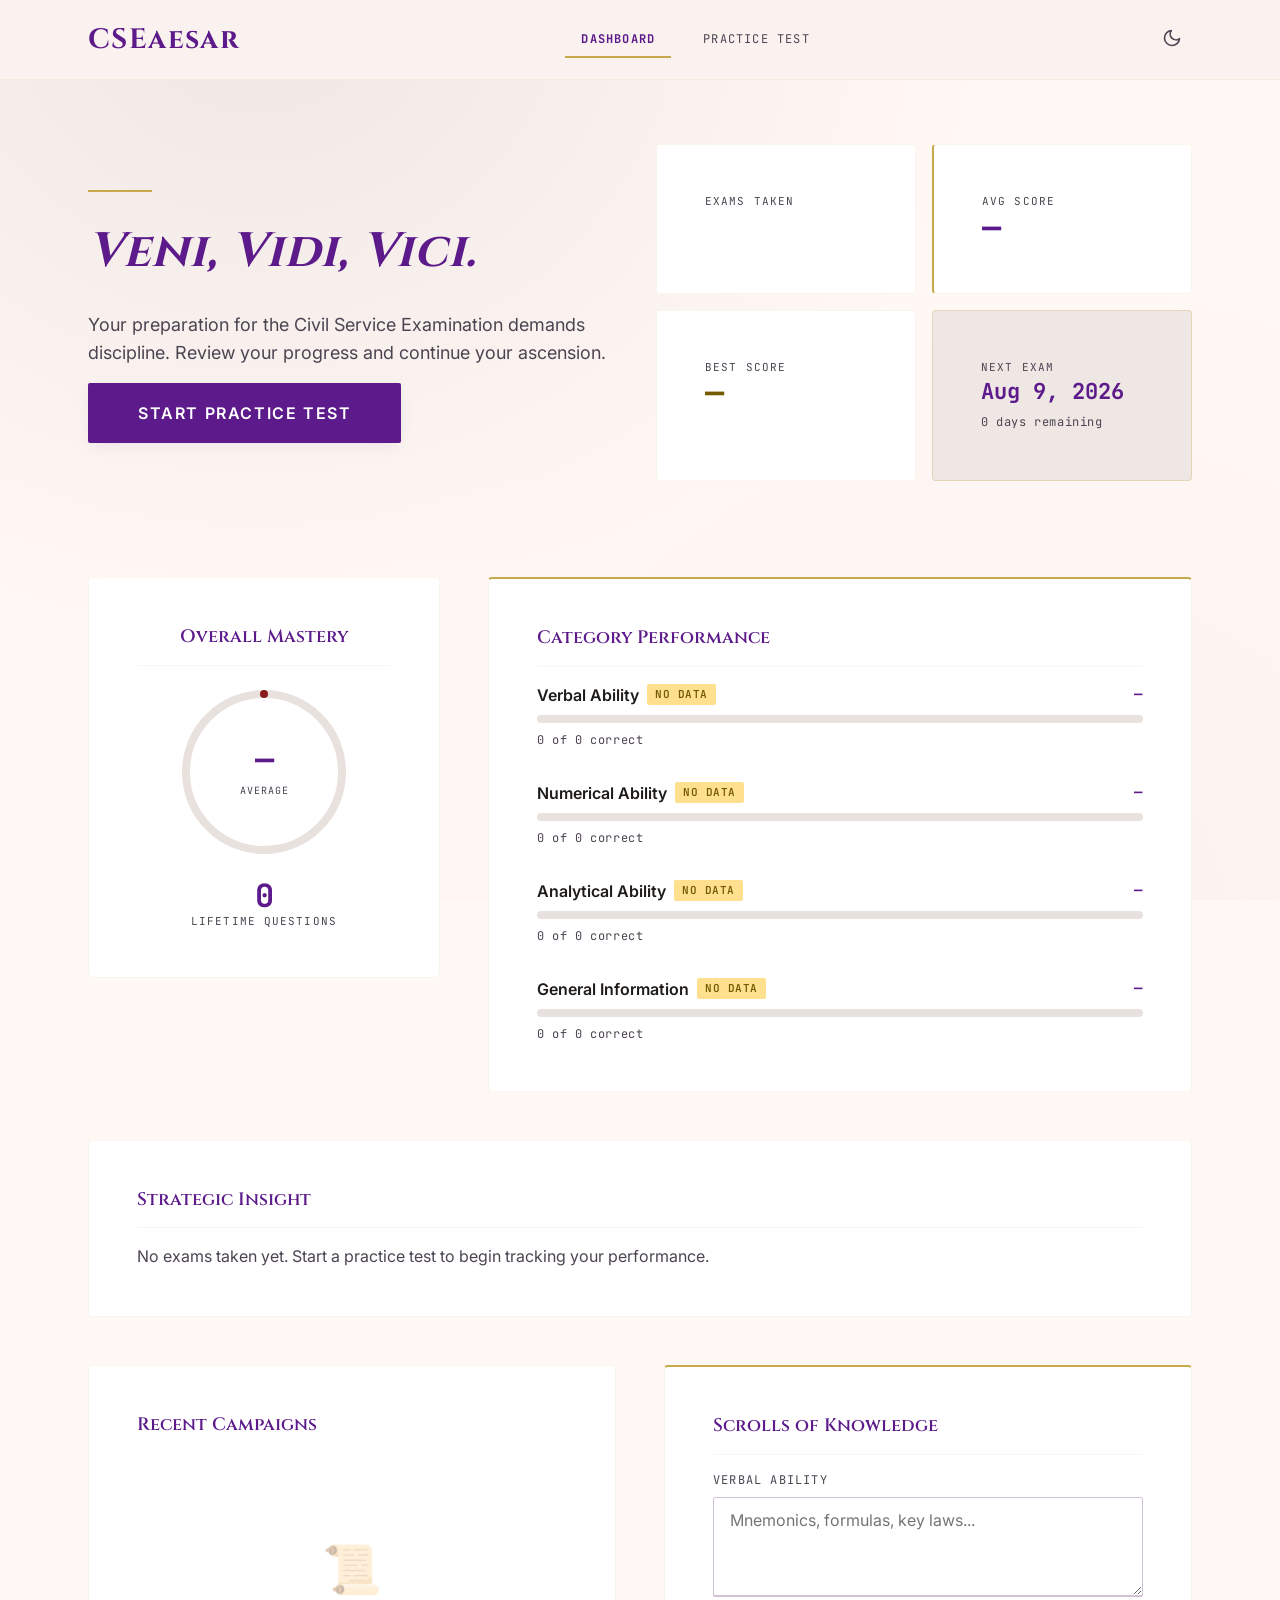
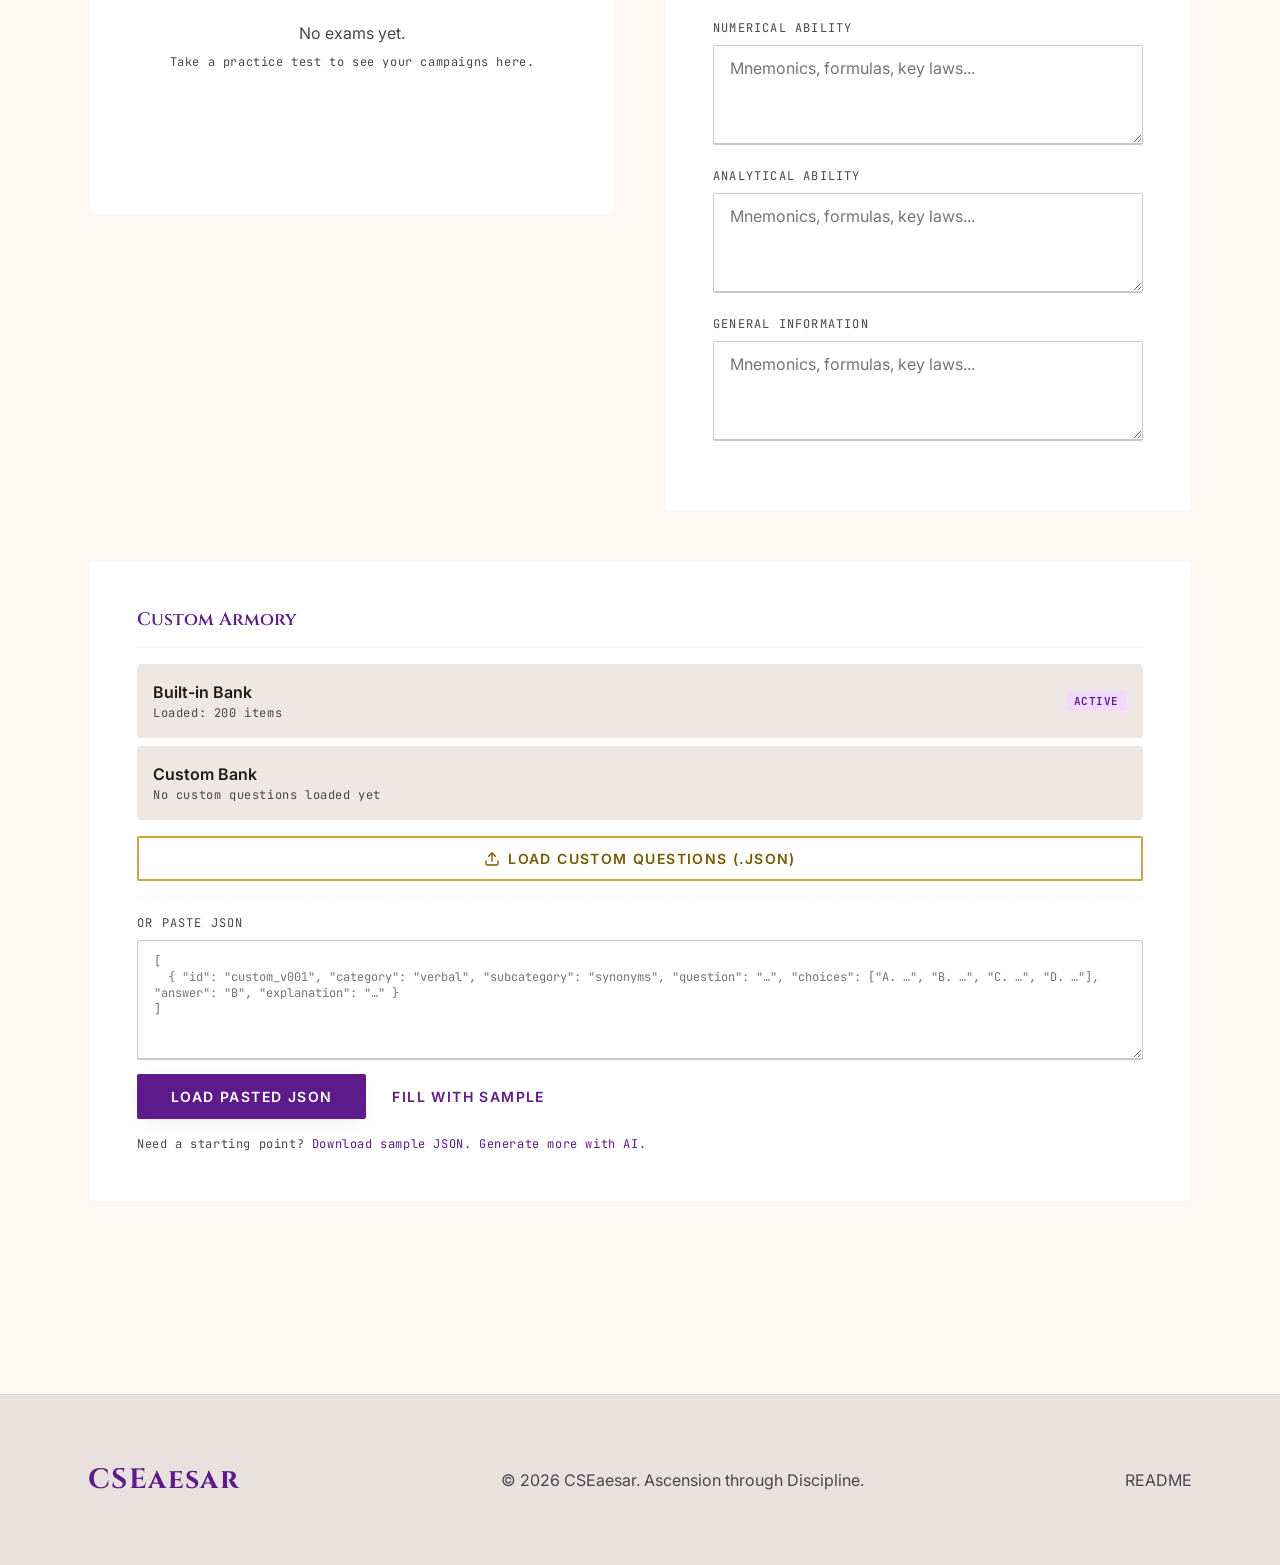
<file: index.html>
<!DOCTYPE html>
<html lang="en">
<head>
  <meta charset="utf-8">
  <meta name="viewport" content="width=device-width, initial-scale=1.0">
  <title>CSEaesar — Civil Service Exam Reviewer</title>
  <meta name="description" content="CSEaesar — free static reviewer for the Philippine Civil Service Examination (Professional level). 200+ practice items, mock exam with timer, custom question bank, progress tracking.">
  <meta name="theme-color" content="#5c1a8a">
  <meta name="color-scheme" content="light dark">

  <link rel="icon" type="image/svg+xml" href="data:image/svg+xml,%3Csvg xmlns='http://www.w3.org/2000/svg' viewBox='0 0 64 64'%3E%3Crect width='64' height='64' rx='12' fill='%235c1a8a'/%3E%3Ctext x='32' y='46' font-family='Georgia,serif' font-size='42' font-weight='700' fill='%23c9a84c' text-anchor='middle'%3EC%3C/text%3E%3C/svg%3E">

  <link rel="preconnect" href="https://fonts.googleapis.com">
  <link rel="preconnect" href="https://fonts.gstatic.com" crossorigin>
  <link href="https://fonts.googleapis.com/css2?family=Cinzel:wght@400;600;700&family=Inter:wght@400;500;600;700&family=JetBrains+Mono:wght@400;500;700&display=swap" rel="stylesheet">

  <link rel="stylesheet" href="css/style.css">

  <script>
    // Apply theme before paint to avoid flash.
    try {
      var s = JSON.parse(localStorage.getItem('cseasar_settings') || '{}');
      if (s.darkMode) document.documentElement.classList.add('dark');
    } catch (e) {}
  </script>
</head>
<body class="marble-bg">

  <main class="container main-padding">
    <section id="hero" class="hero"></section>

    <section class="section-gap">
      <div class="dashboard-mid" style="display: grid; grid-template-columns: 1fr; gap: var(--space-8);">
        <div id="mastery"></div>
        <div id="category-bars"></div>
      </div>
    </section>

    <section class="section-gap" id="recommendations"></section>

    <section>
      <div class="dashboard-bottom" style="display: grid; grid-template-columns: 1fr; gap: var(--space-8);">
        <div id="history"></div>
        <div id="notes"></div>
        <div id="custom-bank"></div>
      </div>
    </section>
  </main>

  <style>
    @media (min-width: 900px) {
      .dashboard-mid { grid-template-columns: 1fr 2fr !important; }
      .dashboard-bottom { grid-template-columns: 1fr 1fr !important; }
      .dashboard-bottom > #history,
      .dashboard-bottom > #notes { grid-column: span 1; }
      .dashboard-bottom > #custom-bank { grid-column: span 2; }
    }
  </style>

  <script src="data/questions.js"></script>
  <script src="js/app.js"></script>
  <script src="js/dashboard.js"></script>
  <noscript>
    <div style="padding: 2rem; text-align: center; font-family: sans-serif;">
      <h1>CSEaesar requires JavaScript</h1>
      <p>Please enable JavaScript to use the reviewer.</p>
    </div>
  </noscript>
</body>
</html>
</file>
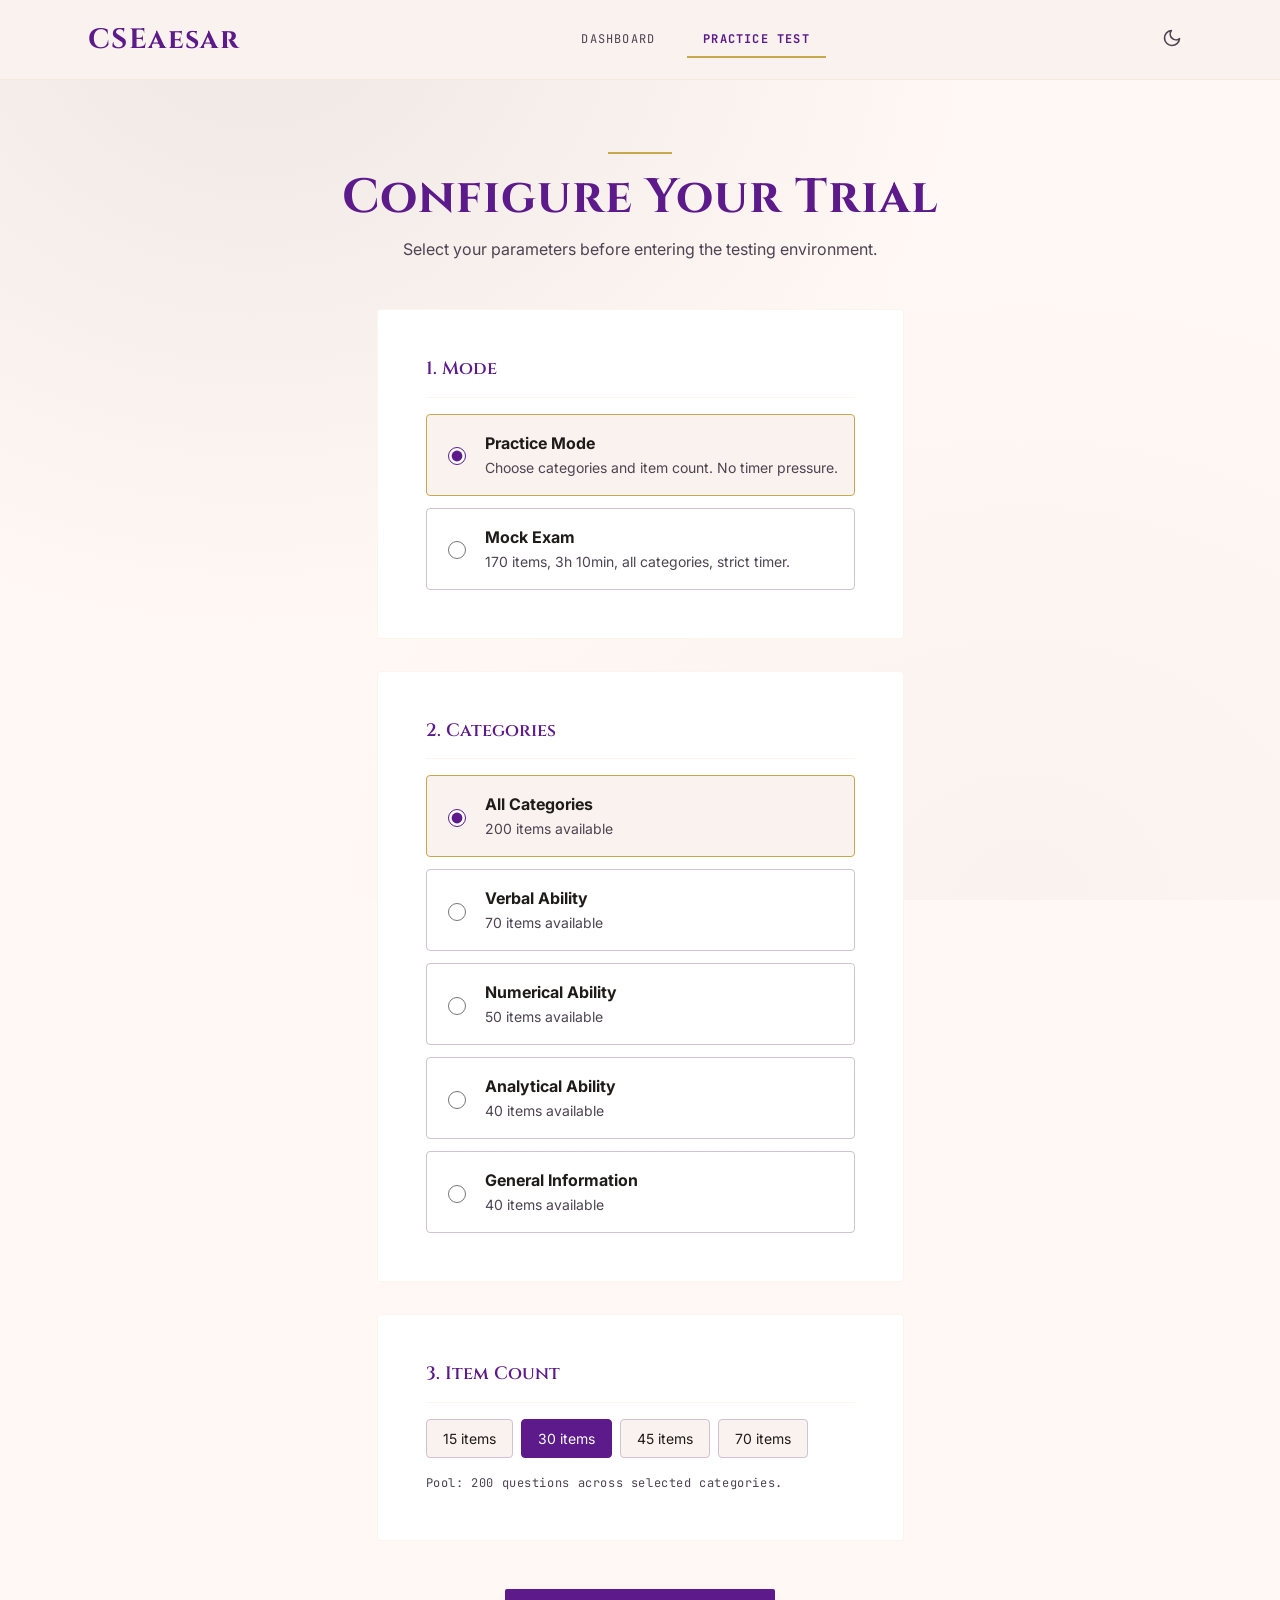
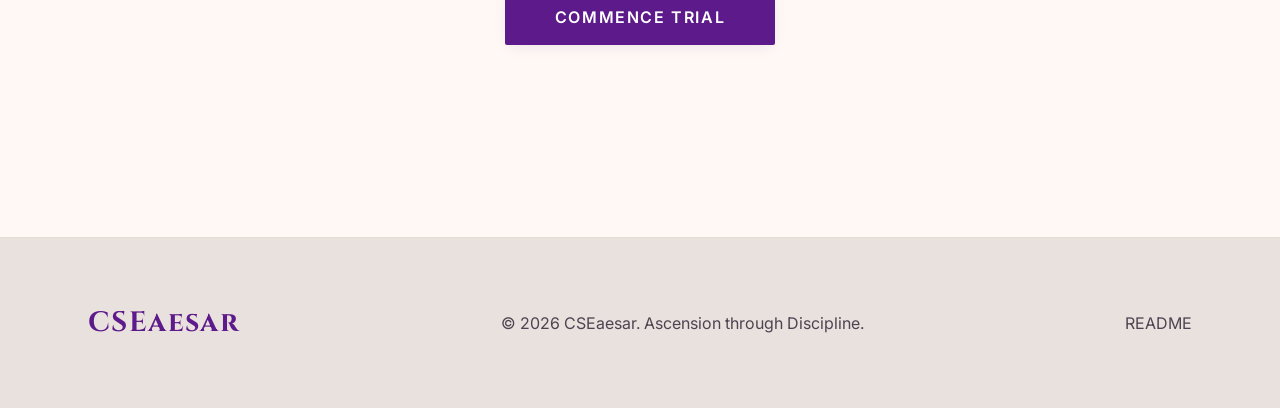
<file: test.html>
<!DOCTYPE html>
<html lang="en">
<head>
  <meta charset="utf-8">
  <meta name="viewport" content="width=device-width, initial-scale=1.0">
  <title>CSEaesar — Practice Test</title>
  <meta name="description" content="Take a Civil Service Exam practice test: 170-item mock with timer, tab-focus detection, flag for review, full answer explanations.">
  <meta name="theme-color" content="#5c1a8a">
  <meta name="color-scheme" content="light dark">

  <link rel="icon" type="image/svg+xml" href="data:image/svg+xml,%3Csvg xmlns='http://www.w3.org/2000/svg' viewBox='0 0 64 64'%3E%3Crect width='64' height='64' rx='12' fill='%235c1a8a'/%3E%3Ctext x='32' y='46' font-family='Georgia,serif' font-size='42' font-weight='700' fill='%23c9a84c' text-anchor='middle'%3EC%3C/text%3E%3C/svg%3E">

  <link rel="preconnect" href="https://fonts.googleapis.com">
  <link rel="preconnect" href="https://fonts.gstatic.com" crossorigin>
  <link href="https://fonts.googleapis.com/css2?family=Cinzel:wght@400;600;700&family=Inter:wght@400;500;600;700&family=JetBrains+Mono:wght@400;500;700&display=swap" rel="stylesheet">

  <link rel="stylesheet" href="css/style.css">

  <script>
    try {
      var s = JSON.parse(localStorage.getItem('cseasar_settings') || '{}');
      if (s.darkMode) document.documentElement.classList.add('dark');
    } catch (e) {}
  </script>
</head>
<body class="marble-bg">

  <main class="container main-padding">
    <div id="test-root"></div>
  </main>

  <script src="data/questions.js"></script>
  <script src="js/app.js"></script>
  <script src="js/test.js"></script>
  <noscript>
    <div style="padding: 2rem; text-align: center; font-family: sans-serif;">
      <h1>CSEaesar requires JavaScript</h1>
      <p>Please enable JavaScript to use the reviewer.</p>
    </div>
  </noscript>
</body>
</html>
</file>
<file: css/style.css>
/* CSEaesar - Imperial Clarity
 * Design tokens from DESIGN.md (Material 3-style) + PLAN §4 functional colors.
 * Vanilla CSS. No framework. Dark mode via .dark on <html>.
 */

/* =========================================================
   1. DESIGN TOKENS
   ========================================================= */
:root {
  /* Surfaces (light) */
  --surface-dim: #e0d8d5;
  --surface-bright: #fff8f5;
  --surface-lowest: #ffffff;
  --surface-low: #faf2ee;
  --surface: #f4ece8;
  --surface-high: #eee7e3;
  --surface-highest: #e9e1dd;
  --background: #fff8f5;

  /* Surfaces (dark) */
  --surface-dim-dark: #1c1917;
  --surface-lowest-dark: #1f1c1a;
  --surface-low-dark: #25211f;
  --surface-dark: #2a2624;
  --surface-high-dark: #322d2a;
  --surface-highest-dark: #3a342f;
  --background-dark: #16131200;

  /* On-surface */
  --on-surface: #1e1b19;
  --on-surface-variant: #4c4451;
  --on-surface-dark: #ede8df;
  --on-surface-variant-dark: #b6ada5;

  /* Primary - Imperial Purple */
  --primary: #5c1a8a;
  --primary-strong: #41006a;
  --primary-soft: #f3daff;
  --on-primary: #ffffff;
  --primary-tint: #7f41ad;

  /* Secondary - Roman Gold */
  --secondary: #c9a84c;
  --secondary-strong: #755b00;
  --secondary-soft: #ffe08f;
  --on-secondary: #ffffff;
  --on-secondary-dark: #241a00;
  --gold-line: rgba(201, 168, 76, 0.10);
  --gold-line-strong: rgba(201, 168, 76, 0.30);

  /* Outline */
  --outline: #7e7482;
  --outline-variant: #cfc2d3;
  --outline-dark: #6a6062;
  --outline-variant-dark: #4a4348;

  /* Functional (PLAN §4) */
  --pass: #2d7a47;
  --pass-soft: #d6eed8;
  --pass-dark: #3a9e5f;
  --fail: #8b1a1a;
  --fail-soft: #f4d7d7;
  --fail-dark: #b02020;
  --caution: #c47a00;
  --caution-soft: #f8e3b3;
  --caution-dark: #d4920a;

  /* Spacing */
  --space-1: 0.25rem;
  --space-2: 0.5rem;
  --space-3: 0.75rem;
  --space-4: 1rem;
  --space-5: 1.5rem;
  --space-6: 2rem;
  --space-8: 3rem;
  --space-10: 4rem;
  --space-12: 6rem;

  /* Radii */
  --r-sm: 0.125rem;
  --r-md: 0.25rem;
  --r-lg: 0.5rem;

  /* Type */
  --font-display: 'Cinzel', 'Times New Roman', serif;
  --font-body: 'Inter', -apple-system, BlinkMacSystemFont, sans-serif;
  --font-mono: 'JetBrains Mono', 'Courier New', monospace;

  /* Container */
  --container: 1200px;
  --gutter: 24px;
  --margin-m: 16px;
  --margin-d: 48px;

  /* Shadow (used sparingly per DESIGN.md) */
  --shadow-soft: 0 4px 16px -4px rgba(65, 0, 106, 0.10);
  --shadow-strong: 0 8px 24px -6px rgba(65, 0, 106, 0.18);
  --shadow-modal: 0 24px 48px -12px rgba(0, 0, 0, 0.25);
}

.dark {
  --background: #161312;
  --surface-dim: #1c1917;
  --surface-lowest: #1f1c1a;
  --surface-low: #25211f;
  --surface: #2a2624;
  --surface-high: #322d2a;
  --surface-highest: #3a342f;
  --on-surface: #ede8df;
  --on-surface-variant: #b6ada5;
  --outline: #8a8089;
  --outline-variant: #4a4348;
  --primary: #7b3fae;
  --primary-strong: #cf8eff;
  --primary-soft: #2e004d;
  --secondary: #d4af60;
  --secondary-strong: #e6c364;
  --secondary-soft: #584400;
  --on-secondary: #241a00;
  --gold-line: rgba(212, 175, 96, 0.08);
  --gold-line-strong: rgba(212, 175, 96, 0.20);
  --pass: #3a9e5f;
  --fail: #b02020;
  --caution: #d4920a;
}

/* =========================================================
   2. RESET + BASE
   ========================================================= */
*, *::before, *::after { box-sizing: border-box; }
html, body { margin: 0; padding: 0; }
body {
  font-family: var(--font-body);
  font-size: 16px;
  line-height: 1.5;
  color: var(--on-surface);
  background-color: var(--background);
  min-height: 100vh;
  -webkit-font-smoothing: antialiased;
}

h1, h2, h3, h4, h5, h6 { margin: 0; font-weight: 600; line-height: 1.25; }
p { margin: 0; }
button { font-family: inherit; cursor: pointer; border: none; background: none; color: inherit; }
input, select, textarea { font-family: inherit; color: inherit; }
a { color: var(--primary); text-decoration: none; transition: color 0.1s ease, text-decoration-color 0.1s ease; }
a:hover { color: var(--primary-strong); }

/* Focus ring */
:focus-visible {
  outline: 2px solid var(--secondary);
  outline-offset: 2px;
  border-radius: var(--r-sm);
}

/* Subtle background texture (CSS only, no SVG filter for perf) */
.marble-bg {
  background-color: var(--background);
  background-image:
    radial-gradient(at 20% 0%, var(--surface-high) 0%, transparent 50%),
    radial-gradient(at 80% 100%, var(--surface-low) 0%, transparent 50%);
  background-attachment: fixed;
  min-height: 100vh;
}

/* =========================================================
   3. LAYOUT
   ========================================================= */
.container {
  max-width: var(--container);
  margin: 0 auto;
  padding: 0 var(--margin-m);
}
@media (min-width: 768px) {
  .container { padding: 0 var(--margin-d); }
}
main { flex: 1; }
.main-padding { padding-top: var(--space-10); padding-bottom: var(--space-12); }
.section-gap { margin-bottom: var(--space-8); }
.flex { display: flex; }
.flex-col { flex-direction: column; }
.items-center { align-items: center; }
.items-start { align-items: flex-start; }
.justify-between { justify-content: space-between; }
.justify-center { justify-content: center; }
.gap-1 { gap: var(--space-1); }
.gap-2 { gap: var(--space-2); }
.gap-3 { gap: var(--space-3); }
.gap-4 { gap: var(--space-4); }
.gap-6 { gap: var(--space-6); }
.gap-8 { gap: var(--space-8); }
.grid { display: grid; }
.grid-2 { grid-template-columns: repeat(2, 1fr); }
@media (min-width: 768px) {
  .md\:grid-3 { grid-template-columns: repeat(3, 1fr); }
  .md\:grid-4 { grid-template-columns: repeat(4, 1fr); }
  .md\:grid-12 { grid-template-columns: repeat(12, 1fr); }
}
.py-8 { padding-top: var(--space-6); padding-bottom: var(--space-6); }
.py-12 { padding-top: var(--space-8); padding-bottom: var(--space-8); }
.px-3 { padding-left: var(--space-3); padding-right: var(--space-3); }
.px-4 { padding-left: var(--space-4); padding-right: var(--space-4); }
.px-6 { padding-left: var(--space-6); padding-right: var(--space-6); }
.px-8 { padding-left: var(--space-8); padding-right: var(--space-8); }
.py-2 { padding-top: var(--space-2); padding-bottom: var(--space-2); }
.py-3 { padding-top: var(--space-3); padding-bottom: var(--space-3); }
.py-4 { padding-top: var(--space-4); padding-bottom: var(--space-4); }
.py-6 { padding-top: var(--space-6); padding-bottom: var(--space-6); }
.space-y-2 > * + * { margin-top: var(--space-2); }
.space-y-3 > * + * { margin-top: var(--space-3); }
.space-y-4 > * + * { margin-top: var(--space-4); }
.space-y-6 > * + * { margin-top: var(--space-6); }
.space-y-8 > * + * { margin-top: var(--space-8); }
.space-y-12 > * + * { margin-top: var(--space-12); }
.mt-2 { margin-top: var(--space-2); }
.mt-4 { margin-top: var(--space-4); }
.mt-8 { margin-top: var(--space-8); }
.mb-2 { margin-bottom: var(--space-2); }
.mb-4 { margin-bottom: var(--space-4); }
.mb-8 { margin-bottom: var(--space-8); }
.w-full { width: 100%; }
.h-full { height: 100%; }
.text-center { text-align: center; }
.text-right { text-align: right; }
.shrink-0 { flex-shrink: 0; }
.hidden { display: none !important; }
.sr-only {
  position: absolute; width: 1px; height: 1px;
  padding: 0; margin: -1px; overflow: hidden;
  clip: rect(0,0,0,0); border: 0;
}

/* =========================================================
   4. TYPOGRAPHY
   ========================================================= */
.font-display { font-family: var(--font-display); }
.font-body { font-family: var(--font-body); }
.font-mono { font-family: var(--font-mono); }
.text-display {
  font-family: var(--font-display);
  font-size: 32px;
  font-weight: 700;
  letter-spacing: 0.02em;
  line-height: 1.15;
}
.text-headline {
  font-family: var(--font-display);
  font-size: 24px;
  font-weight: 600;
  line-height: 1.25;
  letter-spacing: 0.01em;
}
.text-title {
  font-family: var(--font-body);
  font-size: 18px;
  font-weight: 600;
  line-height: 1.4;
}
.text-body {
  font-family: var(--font-body);
  font-size: 16px;
  line-height: 1.5;
}
.text-body-lg {
  font-family: var(--font-body);
  font-size: 18px;
  line-height: 1.55;
}
.text-mono {
  font-family: var(--font-mono);
  font-size: 14px;
  letter-spacing: 0.05em;
}
.text-mono-sm {
  font-family: var(--font-mono);
  font-size: 12px;
  letter-spacing: 0.05em;
}
.text-label {
  font-family: var(--font-body);
  font-size: 12px;
  font-weight: 600;
  letter-spacing: 0.10em;
  text-transform: uppercase;
}
.text-muted { color: var(--on-surface-variant); }
.text-primary { color: var(--primary); }
.text-secondary { color: var(--secondary-strong); }
.text-pass { color: var(--pass); }
.text-fail { color: var(--fail); }
.text-caution { color: var(--caution); }
.score-big { font-family: var(--font-display); font-size: 56px; font-weight: 700; color: var(--primary); }
.score-pct { font-family: var(--font-display); font-size: 40px; font-weight: 700; color: var(--primary); }

@media (min-width: 768px) {
  .text-display { font-size: 48px; }
}

/* =========================================================
   5. NAVBAR
   ========================================================= */
.navbar {
  position: sticky;
  top: 0;
  z-index: 50;
  background: var(--surface-low);
  border-bottom: 1px solid var(--gold-line);
  height: 80px;
  display: flex;
  align-items: center;
  backdrop-filter: blur(8px);
}
.dark .navbar { background: var(--surface-dim); }
.navbar-inner {
  display: flex;
  align-items: center;
  justify-content: space-between;
  width: 100%;
  height: 100%;
}
.navbar-logo {
  font-family: var(--font-display);
  font-size: 28px;
  font-weight: 700;
  color: var(--primary);
  letter-spacing: 0.05em;
}
.navbar-links {
  display: none;
  gap: var(--space-4);
}
@media (min-width: 768px) {
  .navbar-links { display: flex; }
}
.nav-link {
  font-family: var(--font-mono);
  font-size: 12px;
  letter-spacing: 0.10em;
  text-transform: uppercase;
  color: var(--on-surface-variant);
  padding: var(--space-2) var(--space-4);
  border-radius: var(--r-sm);
  transition: border-color 0.1s ease;
}
.nav-link:hover { background: var(--surface-high); color: var(--primary); }
.nav-link.active {
  color: var(--primary);
  border-bottom: 2px solid var(--secondary);
  border-radius: 0;
  font-weight: 700;
}
.navbar-actions { display: flex; align-items: center; gap: var(--space-3); }
.icon-btn {
  width: 40px; height: 40px;
  border-radius: 50%;
  display: flex; align-items: center; justify-content: center;
  color: var(--on-surface-variant);
  transition: border-color 0.1s ease;
}
.icon-btn:hover { background: var(--surface-high); color: var(--primary); }

/* =========================================================
   6. CARDS
   ========================================================= */
.card {
  background: var(--surface-lowest);
  border: 1px solid var(--gold-line);
  border-radius: var(--r-md);
  padding: var(--space-8);
  position: relative;
  transition: border-color 0.1s ease;
}
.dark .card { background: var(--surface-low); }
.card.gold-top { border-top: 2px solid var(--secondary); }
.card.gold-left { border-left: 2px solid var(--secondary); }
.card.featured {
  background: var(--surface-high);
  border-color: var(--gold-line-strong);
}
.dark .card.featured { background: var(--surface-high-dark); }
.exam-card { padding: var(--space-6); }
.card-title {
  font-family: var(--font-display);
  font-size: 18px;
  font-weight: 600;
  color: var(--primary);
  margin-bottom: var(--space-4);
  padding-bottom: var(--space-4);
  border-bottom: 1px solid var(--gold-line);
}

/* =========================================================
   7. BUTTONS
   ========================================================= */
.btn {
  display: inline-flex;
  align-items: center;
  justify-content: center;
  gap: var(--space-2);
  font-family: var(--font-body);
  font-size: 14px;
  font-weight: 600;
  letter-spacing: 0.10em;
  text-transform: uppercase;
  padding: var(--space-3) var(--space-6);
  border-radius: var(--r-sm);
  border: 2px solid transparent;
  cursor: pointer;
  transition: border-color 0.1s ease, transform 0.05s ease;
  user-select: none;
}
.btn svg { flex-shrink: 0; }
.btn:active { transform: translateY(1px); }
.btn:disabled { opacity: 0.5; cursor: not-allowed; }
.btn-primary {
  background: var(--primary);
  color: var(--on-primary);
  box-shadow: var(--shadow-soft);
}
.btn-primary:hover:not(:disabled) { background: var(--primary-strong); }
.btn-secondary {
  background: transparent;
  color: var(--secondary-strong);
  border-color: var(--secondary);
}
.btn-secondary:hover:not(:disabled) { background: var(--secondary-soft); }
.btn-ghost {
  background: transparent;
  color: var(--primary);
  padding: var(--space-2) var(--space-4);
}
.btn-ghost:hover:not(:disabled) { background: var(--surface-high); }
.btn-danger {
  background: transparent;
  color: var(--fail);
  border-color: var(--fail);
}
.btn-danger:hover:not(:disabled) { background: var(--fail-soft); }
.btn-sm { padding: var(--space-2) var(--space-4); font-size: 12px; }
.btn-lg { padding: var(--space-4) var(--space-8); font-size: 16px; }
.btn-block { width: 100%; }

/* =========================================================
   8. FORMS
   ========================================================= */
.form-group { margin-bottom: var(--space-4); }
.form-label {
  display: block;
  font-family: var(--font-mono);
  font-size: 12px;
  text-transform: uppercase;
  letter-spacing: 0.10em;
  color: var(--on-surface-variant);
  margin-bottom: var(--space-2);
}
.form-input,
.form-select,
.form-textarea {
  width: 100%;
  padding: var(--space-3) var(--space-4);
  background: var(--surface-lowest);
  border: 1px solid var(--outline-variant);
  border-bottom: 2px solid var(--outline-variant);
  border-radius: var(--r-sm);
  color: var(--on-surface);
  font-size: 16px;
  transition: border-color 0.1s ease;
}
.dark .form-input,
.dark .form-select,
.dark .form-textarea { background: var(--surface-low); }
.form-input:focus,
.form-select:focus,
.form-textarea:focus {
  outline: none;
  border-bottom-color: var(--secondary);
}
.form-textarea { resize: vertical; min-height: 100px; font-family: var(--font-body); }
.form-select { cursor: pointer; }
.form-radio-group { display: flex; flex-direction: column; gap: var(--space-3); }
.form-radio {
  display: flex;
  align-items: center;
  gap: var(--space-4);
  padding: var(--space-4);
  border: 1px solid var(--outline-variant);
  border-radius: var(--r-md);
  cursor: pointer;
  transition: border-color 0.1s ease;
}
.form-radio:hover { background: var(--surface-low); }
.form-radio.selected { border-color: var(--secondary); background: var(--surface-low); }
.form-radio input { width: 18px; height: 18px; accent-color: var(--primary); }
.form-radio-text strong { display: block; font-size: 16px; }
.form-radio-text small { color: var(--on-surface-variant); font-size: 14px; }

/* Checkbox list */
.chip-group { display: flex; flex-wrap: wrap; gap: var(--space-2); }
.chip {
  display: inline-flex;
  align-items: center;
  gap: var(--space-2);
  padding: var(--space-2) var(--space-4);
  background: var(--surface-low);
  border: 1px solid var(--outline-variant);
  border-radius: var(--r-md);
  cursor: pointer;
  font-size: 14px;
  transition: border-color 0.1s ease;
}
.chip:hover { border-color: var(--secondary); }
.chip.selected { background: var(--primary); color: var(--on-primary); border-color: var(--primary); }
.chip input { display: none; }

/* =========================================================
   9. BADGES / PILLS
   ========================================================= */
.badge {
  display: inline-flex;
  align-items: center;
  padding: 2px var(--space-2);
  border-radius: var(--r-sm);
  font-family: var(--font-mono);
  font-size: 11px;
  font-weight: 600;
  letter-spacing: 0.05em;
  text-transform: uppercase;
}
.badge-pass { background: var(--pass-soft); color: var(--pass); }
.badge-fail { background: var(--fail-soft); color: var(--fail); }
.badge-caution { background: var(--caution-soft); color: var(--caution); }
.badge-primary { background: var(--primary-soft); color: var(--primary); }
.badge-secondary { background: var(--secondary-soft); color: var(--secondary-strong); }

/* =========================================================
   10. STAT BLOCKS
   ========================================================= */
.stat {
  display: flex;
  flex-direction: column;
  gap: var(--space-3);
}
.stat-label {
  display: block;
  font-family: var(--font-mono);
  font-size: 11px;
  text-transform: uppercase;
  letter-spacing: 0.10em;
  color: var(--on-surface-variant);
  white-space: nowrap;
}
.stat-value {
  display: block;
  font-family: var(--font-mono);
  font-size: 32px;
  font-weight: 700;
  color: var(--primary);
  line-height: 1.1;
  letter-spacing: -0.01em;
}
.stat-value.text-pass { color: var(--pass); }
.stat-value.text-fail { color: var(--fail); }
.stat-value.text-caution { color: var(--caution); }
.stat-value.text-secondary { color: var(--secondary-strong); }

/* =========================================================
   11. PROGRESS RING
   ========================================================= */
.progress-ring {
  position: relative;
  display: flex;
  align-items: center;
  justify-content: center;
}
.progress-ring svg { transform: rotate(-90deg); }
.progress-ring-track { stroke: var(--surface-highest); }
.dark .progress-ring-track { stroke: var(--surface-highest-dark); }
.progress-ring-fill { stroke: var(--secondary); transition: stroke-dasharray 0.6s ease; }
.progress-ring-fill.pass { stroke: var(--pass); }
.progress-ring-fill.fail { stroke: var(--fail); }
.progress-ring-fill.caution { stroke: var(--caution); }
.progress-ring-value {
  position: absolute;
  text-align: center;
}
.progress-ring-value .num {
  font-family: var(--font-mono);
  font-size: 32px;
  font-weight: 700;
  color: var(--primary);
  display: block;
  line-height: 1;
}
.progress-ring-value .lbl {
  font-family: var(--font-mono);
  font-size: 10px;
  text-transform: uppercase;
  letter-spacing: 0.10em;
  color: var(--on-surface-variant);
}

/* =========================================================
   12. PROGRESS BAR
   ========================================================= */
.progress-bar {
  width: 100%;
  height: 8px;
  background: var(--surface-highest);
  border-radius: 9999px;
  overflow: hidden;
  position: relative;
}
.progress-bar-fill {
  height: 100%;
  background: var(--secondary);
  border-radius: 9999px;
  transition: width 0.4s ease;
}
.progress-bar-fill.pass { background: var(--pass); }
.progress-bar-fill.fail { background: var(--fail); }
.progress-bar-fill.caution { background: var(--caution); }
.progress-bar-track-thin { height: 4px; }

/* =========================================================
   13. TABLE
   ========================================================= */
.table {
  width: 100%;
  border-collapse: collapse;
  font-size: 14px;
}
.table th {
  font-family: var(--font-mono);
  font-size: 11px;
  font-weight: 600;
  text-transform: uppercase;
  letter-spacing: 0.05em;
  text-align: left;
  color: var(--on-surface-variant);
  padding: var(--space-3);
  border-bottom: 1px solid var(--gold-line);
}
.table td {
  padding: var(--space-3);
  border-bottom: 1px solid var(--gold-line);
  color: var(--on-surface);
  font-family: var(--font-mono);
}
.table tbody tr { transition: background 0.1s ease; }
.table tbody tr:hover { background: var(--surface-low); }
.table-wrap { overflow-x: auto; }

/* =========================================================
   14. TEST PAGE - QUESTION CARDS
   ========================================================= */
.choice {
  display: flex;
  align-items: flex-start;
  gap: var(--space-4);
  padding: var(--space-4);
  border: 2px solid transparent;
  border-left: 2px solid var(--outline-variant);
  border-radius: var(--r-md);
  background: var(--surface-lowest);
  cursor: pointer;
  transition: border-color 0.1s ease;
}
.dark .choice { background: var(--surface-low); }
.choice:hover { border-left-color: var(--secondary); }
.choice.selected {
  background: var(--primary-soft);
  border-color: var(--secondary);
}
.choice-letter {
  width: 32px; height: 32px;
  border: 1px solid var(--outline);
  border-radius: 50%;
  display: flex; align-items: center; justify-content: center;
  font-family: var(--font-mono);
  font-size: 14px;
  font-weight: 700;
  flex-shrink: 0;
  color: var(--on-surface);
  background: var(--surface-lowest);
}
.dark .choice-letter { background: var(--surface); }
.choice.selected .choice-letter {
  background: var(--primary);
  color: var(--on-primary);
  border-color: var(--primary);
}
.choice-text { padding-top: 2px; flex: 1; }

/* Question navigator grid */
.nav-grid {
  display: grid;
  grid-template-columns: repeat(5, 1fr);
  gap: var(--space-2);
}
@media (min-width: 768px) {
  .nav-grid { grid-template-columns: repeat(5, 1fr); }
}
.nav-cell {
  aspect-ratio: 1;
  display: flex;
  align-items: center;
  justify-content: center;
  border: 1px solid var(--outline-variant);
  border-radius: var(--r-sm);
  background: var(--surface-lowest);
  font-family: var(--font-mono);
  font-size: 12px;
  cursor: pointer;
  position: relative;
  transition: border-color 0.1s ease;
}
.dark .nav-cell { background: var(--surface-low); }
.nav-cell:hover { border-color: var(--secondary); }
.nav-cell.current {
  border: 2px solid var(--secondary);
  font-weight: 700;
  color: var(--primary);
}
.nav-cell.answered {
  background: var(--primary);
  color: var(--on-primary);
  border-color: var(--primary);
}
.nav-cell.flagged::after {
  content: '';
  position: absolute;
  top: 2px; right: 2px;
  width: 6px; height: 6px;
  background: var(--caution);
  border-radius: 50%;
}

/* =========================================================
   15. HERO + STAT GRID
   ========================================================= */
.hero {
  display: grid;
  grid-template-columns: 1fr;
  gap: var(--space-6);
  align-items: stretch;
}
@media (min-width: 768px) {
  .hero { grid-template-columns: 1fr 1fr; }
}
.hero-stats {
  display: grid;
  grid-template-columns: 1fr 1fr;
  gap: var(--space-4);
}
.tagline {
  font-family: var(--font-display);
  font-style: italic;
  color: var(--primary);
  margin-bottom: var(--space-4);
}
.hero { margin-bottom: var(--space-12); }

/* =========================================================
   16. EMPTY / ERROR STATES
   ========================================================= */
.empty-state {
  text-align: center;
  padding: var(--space-12) var(--space-4);
  color: var(--on-surface-variant);
}
.empty-state-icon {
  font-size: 48px;
  margin-bottom: var(--space-4);
  opacity: 0.4;
}

/* =========================================================
   17. RECOMMENDATIONS / INSIGHT CARD
   ========================================================= */
.insight {
  display: flex;
  align-items: center;
  gap: var(--space-4);
  padding: var(--space-4) var(--space-5);
  border-left: 4px solid var(--secondary);
  background: var(--surface-low);
  border-radius: var(--r-md);
}
.dark .insight { background: var(--surface-high); }
.insight-icon {
  width: 48px; height: 48px;
  border-radius: 50%;
  background: var(--secondary-soft);
  color: var(--secondary-strong);
  display: flex; align-items: center; justify-content: center;
  font-size: 24px;
  flex-shrink: 0;
}
.insight-content { flex: 1; }

/* =========================================================
   18. FOOTER
   ========================================================= */
.footer {
  margin-top: var(--space-12);
  padding: var(--space-10) 0;
  background: var(--surface-highest);
  border-top: 1px solid var(--gold-line);
  color: var(--on-surface-variant);
}
.dark .footer { background: var(--surface-dim); }
.footer-inner {
  display: flex;
  flex-direction: column;
  align-items: center;
  gap: var(--space-4);
  text-align: center;
}
@media (min-width: 768px) {
  .footer-inner { flex-direction: row; justify-content: space-between; text-align: left; }
}
.footer-links { display: flex; gap: var(--space-5); font-family: var(--font-mono); font-size: 12px; }
.footer-links a, .footer a { color: var(--on-surface-variant); }
.footer-links a:hover, .footer a:hover { color: var(--primary); }

/* =========================================================
   19. UTILITIES
   ========================================================= */
.divider {
  height: 1px;
  background: var(--gold-line);
  margin: var(--space-4) 0;
}
.muted-block {
  background: var(--surface-high);
  border-radius: var(--r-md);
  padding: var(--space-4);
}
.dark .muted-block { background: var(--surface-high-dark); }
.muted-block.dashed {
  border: 1px dashed var(--primary);
  background: transparent;
}

/* Modal */
.modal-backdrop {
  position: fixed;
  inset: 0;
  background: rgba(0, 0, 0, 0.45);
  display: flex;
  align-items: center;
  justify-content: center;
  z-index: 100;
  padding: var(--space-4);
}
.modal {
  background: var(--surface-lowest);
  border-radius: var(--r-md);
  padding: var(--space-6);
  max-width: 480px;
  width: 100%;
  box-shadow: var(--shadow-modal);
  border: 1px solid var(--gold-line);
}
.dark .modal { background: var(--surface-low); }

/* Toast / banner */
.banner {
  position: fixed;
  top: 100px;
  left: 50%;
  transform: translateX(-50%);
  padding: var(--space-3) var(--space-5);
  border-radius: var(--r-md);
  z-index: 60;
  font-family: var(--font-mono);
  font-size: 14px;
  box-shadow: var(--shadow-strong);
  border: 1px solid var(--fail);
  background: var(--fail-soft);
  color: var(--fail);
}
.dark .banner { background: rgba(176, 32, 32, 0.15); }

/* Category tag in test */
.cat-tag {
  display: inline-block;
  padding: 2px var(--space-3);
  background: var(--surface-high);
  color: var(--on-surface);
  border-radius: var(--r-sm);
  font-family: var(--font-mono);
  font-size: 12px;
}
.dark .cat-tag { background: var(--surface-high-dark); }

/* Decorative divider line */
.gold-rule {
  height: 2px;
  background: var(--secondary);
  width: 64px;
  margin: var(--space-2) 0 var(--space-4);
}

/* =========================================================
   20. RESPONSIVE HELPERS
   ========================================================= */
@media (max-width: 767px) {
  .hide-mobile { display: none; }

  /* Cards: 48px → 20px padding on mobile */
  .card { padding: var(--space-5); }
  .exam-card { padding: var(--space-4); }
  .card-title { margin-bottom: var(--space-3); padding-bottom: var(--space-3); font-size: 16px; }

  /* Navbar: shorter, show compact nav links */
  .navbar { height: 60px; }
  .navbar-logo { font-size: 22px; }
  .navbar-links { display: flex; gap: var(--space-2); }
  .nav-link { padding: var(--space-1) var(--space-2); font-size: 10px; }

  /* Icon buttons: 40px → 44px for touch */
  .icon-btn { width: 44px; height: 44px; }

  /* Stat values: 32px → 24px on mobile */
  .stat-value { font-size: 24px; }
  .stat-label { font-size: 10px; }

  /* Hero stats: 2x2 → 2x2 but tighter gap */
  .hero-stats { gap: var(--space-3); }

  /* Footer: less padding */
  .footer { padding: var(--space-6) 0; margin-top: var(--space-8); }
  .footer-inner { gap: var(--space-2); }

  /* Text sizes */
  .text-display { font-size: 28px; }
  .text-headline { font-size: 20px; }
  .text-body-lg { font-size: 16px; }

  /* Progress ring: smaller on mobile */
  .progress-ring-value .num { font-size: 24px; }

  /* Choices: slightly less padding */
  .choice { padding: var(--space-3); }
  .choice-letter { width: 28px; height: 28px; font-size: 13px; }

  /* Nav grid: keep 5 cols but smaller cells */
  .nav-cell { font-size: 11px; }

  /* Chips: bigger touch target */
  .chip { padding: var(--space-3) var(--space-4); min-height: 44px; }

  /* Flag button: bigger touch target */
  .flag-btn { padding: var(--space-3) var(--space-4); min-height: 44px; }

  /* Form radios: less padding */
  .form-radio { padding: var(--space-3); gap: var(--space-3); }
  .form-radio-text strong { font-size: 15px; }
  .form-radio-text small { font-size: 13px; }

  /* Main padding + section gaps: reduce */
  .main-padding { padding-top: var(--space-6) !important; padding-bottom: var(--space-8) !important; }
  .section-gap { margin-bottom: var(--space-6) !important; }

  /* Dashboard mid/bottom gaps: reduce */
  .dashboard-mid, .dashboard-bottom { gap: var(--space-6) !important; }
  .hero { margin-bottom: var(--space-6); }

  /* Buttons: full-width on mobile in exam footer */
  .btn { padding: var(--space-3) var(--space-4); font-size: 13px; }

  /* Modal: less padding, full-width */
  .modal { padding: var(--space-4); max-width: calc(100vw - 32px); }
  .modal-backdrop { padding: var(--space-2); }
  /* Stack AI prompt inputs vertically */
  .modal .grid[style*="1fr 2fr 2fr"] { grid-template-columns: 1fr !important; }

  /* Banner: smaller, wraps */
  .banner { top: 70px; font-size: 12px; padding: var(--space-2) var(--space-3); left: var(--space-2); right: var(--space-2); transform: none; width: auto; }
  .dark .banner { left: var(--space-2); right: var(--space-2); }

  /* Table: tighter */
  .table { font-size: 12px; }
  .table th, .table td { padding: var(--space-2); }

  /* Review items: tighter */
  .review-item { padding: var(--space-3); }

  /* Insights: smaller icon */
  .insight { padding: var(--space-3); gap: var(--space-3); }
  .insight-icon { width: 36px; height: 36px; font-size: 18px; }

  /* Results screen: smaller scores */
  .score-big { font-size: 36px !important; }
  .score-pct { font-size: 28px !important; }
}
@media (min-width: 768px) {
  .hide-desktop { display: none; }
}

/* Reduced motion */
@media (prefers-reduced-motion: reduce) {
  *, *::before, *::after {
    animation-duration: 0.01ms !important;
    animation-iteration-count: 1 !important;
    transition-duration: 0.01ms !important;
  }
  .timer-ring.danger .timer-ring-fill { animation: none !important; }
}

/* Print */
@media print {
  /* Hide chrome */
  .navbar, .footer, .icon-btn, .btn, .actions-row, .readme-topbar, .banner, .tab-warning, .timer-ring { display: none !important; }
  /* Force light theme for paper */
  html, html.dark, body { background: #fff !important; color: #000 !important; }
  .card, .review-item, .muted-block, .form-radio, .chip, .nav-cell, .choice, .insight, .review-explain {
    background: #fff !important; color: #000 !important; border-color: #888 !important;
    box-shadow: none !important;
  }
  .text-primary, .text-pass, .text-fail, .text-caution, .text-secondary, .text-muted { color: #000 !important; }
  .progress-bar { background: #eee !important; }
  .progress-bar-fill.pass { background: #2d7a47 !important; }
  .progress-bar-fill.fail { background: #8b1a1a !important; }
  .progress-bar-fill.caution { background: #c47a00 !important; }
  .badge { background: transparent !important; color: #000 !important; border: 1px solid #000 !important; }
  .review-item, .insight { page-break-inside: avoid; break-inside: avoid; }
  body { font-size: 12px; }
  .text-display { font-size: 36px !important; }
  .text-headline { font-size: 20px !important; }
  .container { max-width: 100% !important; padding: 0 !important; margin: 0 !important; }
  main { padding: 0 !important; }
  a { color: #000 !important; text-decoration: none !important; }
  /* Avoid breaking inside the review items / cards */
  .card { page-break-inside: avoid; }
  .gold-rule, .gold-header, .gold-left { border-color: #888 !important; }
  .banner { display: none !important; }
  .flex { display: block !important; }
  .grid { display: block !important; }
  .space-y-3 > * + *, .space-y-4 > * + *, .space-y-6 > * + *, .space-y-8 > * + *, .space-y-12 > * + * { margin-top: 8pt !important; }
  .hero { display: block !important; }
  .hero-stats { display: block !important; }
  .hero-stats > * { margin-bottom: 8pt; }
  .progress-ring svg { display: none; }
  .progress-ring-value { position: static !important; }
  /* Show the question's nav grid as a small text list, not a 5-col grid */
  .nav-grid { display: block !important; column-count: 10; column-gap: 4pt; }
  .nav-cell { display: inline-block; width: auto; min-width: 18pt; padding: 2pt 4pt; margin: 1pt; aspect-ratio: auto; }
}

/* =========================================================
   21. EXAM LAYOUT
   ========================================================= */
#exam-main { grid-template-columns: 1fr; }
@media (min-width: 900px) {
  #exam-main { grid-template-columns: 2fr 1fr; }
}

/* =========================================================
   22. TIMER RING (mock exam)
   ========================================================= */
.timer-ring {
  position: relative;
  width: 64px;
  height: 64px;
  display: flex;
  align-items: center;
  justify-content: center;
}
.timer-ring-track { stroke: var(--surface-highest); }
.dark .timer-ring-track { stroke: var(--surface-highest-dark); }
.timer-ring-fill {
  stroke: var(--secondary);
  transition: stroke-dasharray 0.95s linear, stroke 0.3s ease;
}
.timer-ring.warn .timer-ring-fill { stroke: var(--caution); }
.timer-ring.danger .timer-ring-fill { stroke: var(--fail); animation: ring-pulse 1s ease-in-out infinite; }
.timer-ring-center {
  position: absolute;
  inset: 0;
  display: flex;
  flex-direction: column;
  align-items: center;
  justify-content: center;
  pointer-events: none;
  line-height: 1;
}
.timer-ring-value {
  font-size: 13px;
  font-weight: 700;
  color: var(--secondary-strong);
}
.timer-ring.danger .timer-ring-value { color: var(--fail); }
.timer-ring.warn .timer-ring-value { color: var(--caution); }
.timer-ring-label {
  font-size: 8px;
  text-transform: uppercase;
  letter-spacing: 0.10em;
  color: var(--on-surface-variant);
  margin-top: 1px;
}
@keyframes ring-pulse {
  0%, 100% { transform: rotate(-90deg) scale(1); }
  50%      { transform: rotate(-90deg) scale(1.04); }
}
.timer-ring.danger svg { transform-origin: 32px 32px; }

/* =========================================================
   23. FLAG BUTTON
   ========================================================= */
.flag-btn {
  display: inline-flex;
  align-items: center;
  gap: var(--space-2);
  padding: var(--space-2) var(--space-3);
  background: transparent;
  border: 1px solid transparent;
  border-radius: var(--r-sm);
  color: var(--on-surface-variant);
  font-family: var(--font-body);
  font-size: 13px;
  font-weight: 500;
  cursor: pointer;
  transition: border-color 0.1s ease;
}
.flag-btn:hover { color: var(--caution); background: var(--caution-soft); border-color: var(--caution-soft); }
.flag-btn.active { color: var(--caution); background: var(--caution-soft); border-color: var(--caution); }
.flag-btn svg { flex-shrink: 0; }
.dark .flag-btn.active { color: var(--caution); background: rgba(212, 146, 10, 0.18); }
.dark .flag-btn:hover { background: rgba(212, 146, 10, 0.12); }

/* =========================================================
   24. ANSWER REVIEW
   ========================================================= */
.review-item {
  padding: var(--space-4);
  border-radius: var(--r-md);
  background: var(--surface-lowest);
  border: 1px solid var(--gold-line);
  border-left: 3px solid var(--surface-highest);
}
.dark .review-item { background: var(--surface-low); border-left-color: var(--surface-highest-dark); }
.review-item.right { border-left-color: var(--pass); }
.review-item.wrong { border-left-color: var(--fail); }
.review-item.flagged { box-shadow: inset 3px 0 0 0 var(--caution); }
.review-icon {
  display: inline-flex;
  align-items: center;
  justify-content: center;
  width: 22px;
  height: 22px;
  border-radius: 50%;
  color: var(--on-primary);
}
.review-item.right .review-icon { background: var(--pass); }
.review-item.wrong .review-icon { background: var(--fail); }
.review-explain {
  font-size: 14px;
  color: var(--on-surface-variant);
  background: var(--surface-high);
  border-left: 2px solid var(--secondary);
  padding: var(--space-2) var(--space-3);
  border-radius: var(--r-sm);
  font-style: italic;
}
.dark .review-explain { background: var(--surface-high-dark); }

/* =========================================================
   25. BANNER (tab warning)
   ========================================================= */
.banner {
  position: fixed;
  top: 100px;
  left: 50%;
  transform: translateX(-50%);
  padding: var(--space-3) var(--space-5);
  border-radius: var(--r-md);
  z-index: 60;
  font-family: var(--font-mono);
  font-size: 14px;
  box-shadow: var(--shadow-strong);
  border: 1px solid var(--caution);
  background: var(--caution-soft);
  color: var(--caution);
  display: flex;
  align-items: center;
  animation: banner-in 0.2s ease;
}
@keyframes banner-in {
  from { opacity: 0; transform: translate(-50%, -8px); }
  to   { opacity: 1; transform: translate(-50%, 0); }
}
.dark .banner { background: rgba(212, 146, 10, 0.15); }
</file>
